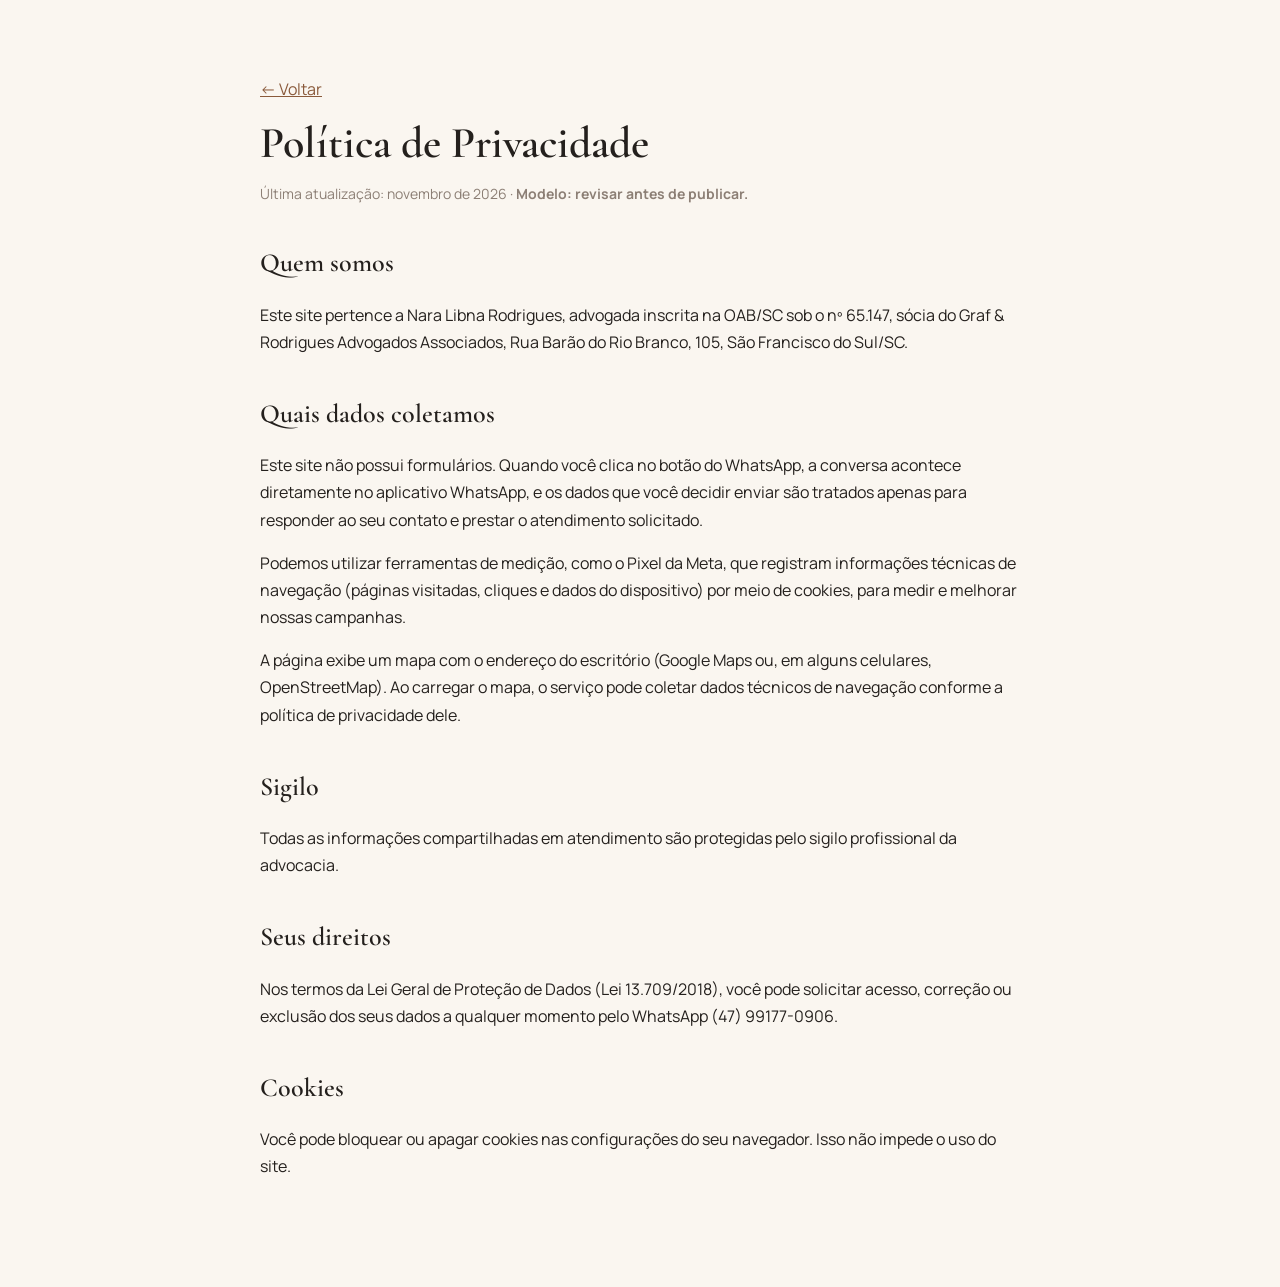
<file: privacidade.html>
<!doctype html>
<html lang="pt-BR">
<head>
<meta charset="utf-8">
<meta name="viewport" content="width=device-width, initial-scale=1">
<title>Política de Privacidade · Nara Libna</title>
<link href="https://fonts.googleapis.com/css2?family=Cormorant+Garamond:wght@500;600&family=Manrope:wght@400;600&display=swap" rel="stylesheet">
<style>
  body{margin:0;background:#FAF6F0;color:#24201D;font-family:Manrope,system-ui,sans-serif;line-height:1.7}
  main{max-width:760px;margin:0 auto;padding:60px 16px 90px}
  h1{font-family:"Cormorant Garamond",serif;font-size:44px;font-weight:600;line-height:1.1;margin:0 0 8px}
  h2{font-family:"Cormorant Garamond",serif;font-size:26px;font-weight:600;margin:36px 0 8px}
  a{color:#8A5A3B}
  .muted{color:#8C7F75;font-size:14px}
</style>
</head>
<body>
<main>
  <p><a href="index.html">← Voltar</a></p>
  <h1>Política de Privacidade</h1>
  <p class="muted">Última atualização: novembro de 2026 · <strong>Modelo: revisar antes de publicar.</strong></p>

  <h2>Quem somos</h2>
  <p>Este site pertence a Nara Libna Rodrigues, advogada inscrita na OAB/SC sob o nº 65.147, sócia do Graf &amp; Rodrigues Advogados Associados, Rua Barão do Rio Branco, 105, São Francisco do Sul/SC.</p>

  <h2>Quais dados coletamos</h2>
  <p>Este site não possui formulários. Quando você clica no botão do WhatsApp, a conversa acontece diretamente no aplicativo WhatsApp, e os dados que você decidir enviar são tratados apenas para responder ao seu contato e prestar o atendimento solicitado.</p>
  <p>Podemos utilizar ferramentas de medição, como o Pixel da Meta, que registram informações técnicas de navegação (páginas visitadas, cliques e dados do dispositivo) por meio de cookies, para medir e melhorar nossas campanhas.</p>

  <p>A página exibe um mapa com o endereço do escritório (Google Maps ou, em alguns celulares, OpenStreetMap). Ao carregar o mapa, o serviço pode coletar dados técnicos de navegação conforme a política de privacidade dele.</p>

  <h2>Sigilo</h2>
  <p>Todas as informações compartilhadas em atendimento são protegidas pelo sigilo profissional da advocacia.</p>

  <h2>Seus direitos</h2>
  <p>Nos termos da Lei Geral de Proteção de Dados (Lei 13.709/2018), você pode solicitar acesso, correção ou exclusão dos seus dados a qualquer momento pelo WhatsApp (47) 99177-0906.</p>

  <h2>Cookies</h2>
  <p>Você pode bloquear ou apagar cookies nas configurações do seu navegador. Isso não impede o uso do site.</p>
</main>
</body>
</html>
</file>
